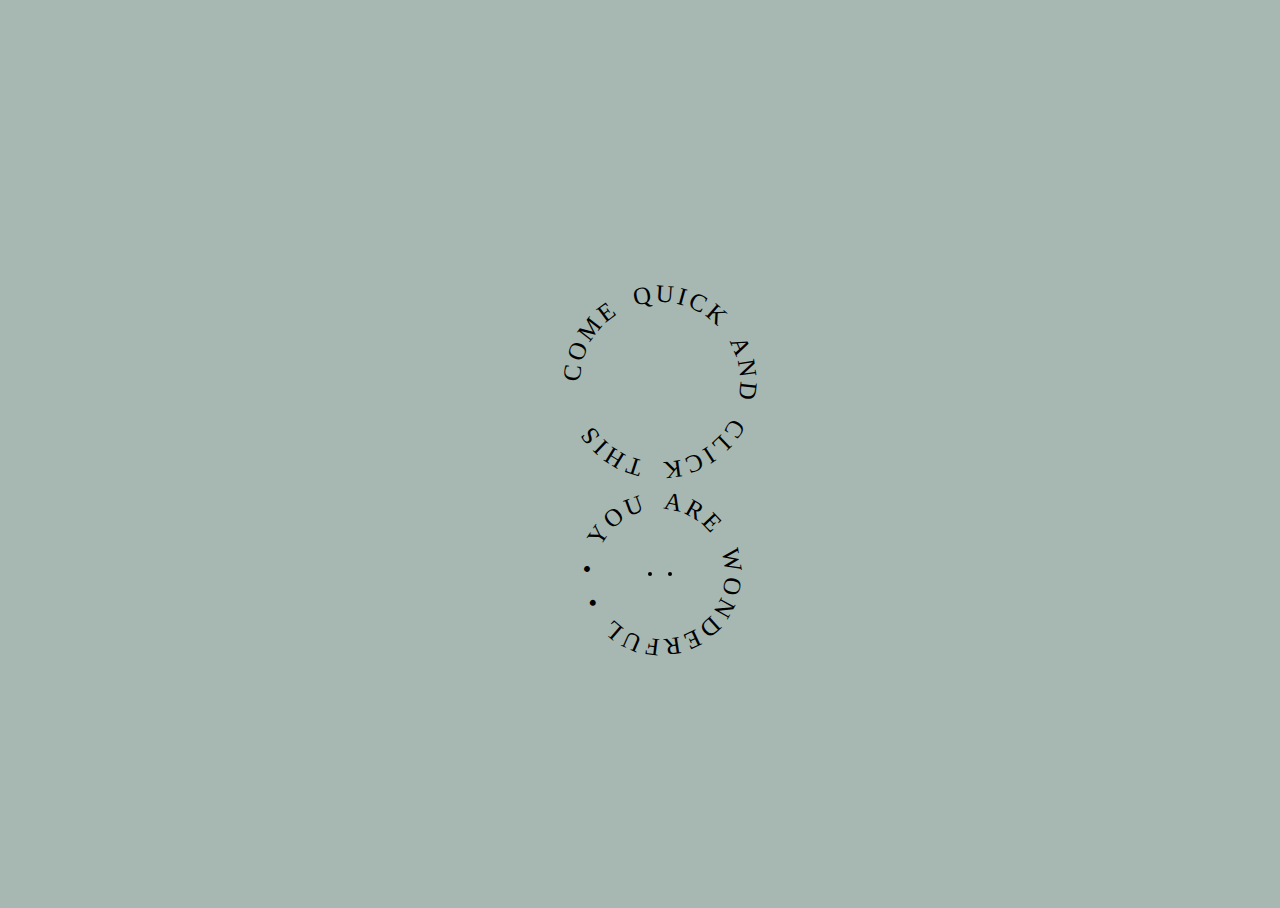
<file: button.HTML>
<!DOCTYPE html>
<html lang="en">
<head>
  <meta charset="UTF-8">
  <meta name="viewport" content="width=device-width, initial-scale=1.0">
  <title>Document</title>
  <link rel="stylesheet" href="button.css">
</head>
<body>
  <a href="#" class="link">
    <svg viewBox='0 0 200 200' width='200' height='200' xmlns='http://www.w3.org/2000/svg' class="link__svg" aria-labelledby="link1-title link1-desc">
      <title id="link1-title">Come quick and click this</title>
      <desc id="link1-desc">A rotating link with text placed around a circle with an arrow inside</desc>
  
      <path id="link-circle" class="link__path" d="M 20, 100 a 80,80 0 1,1 160,0 a 80,80 0 1,1 -160,0" stroke="none" fill="none" />
  
      <path class="link__arrow" d="M 75 100 L 125 100 L 110 85 M 125 100 L 110 115"  fill="none" />
  
      <text class="link__text">
        <textPath href="#link-circle" stroke="none">
          Come quick and click this
        </textPath>
      </text>
    </svg>
  </a>
  
  <a href="#" class="link link--alt">
    <svg viewBox='0 0 200 200' width='200' height='200' xmlns='http://www.w3.org/2000/svg' class="link__svg" aria-labelledby="link2-title link2-desc">
      <title id="link2-title">You are wonderful, now click this</title>
      <desc id="link2-desc">A rotating link with text placed around a circle, with a cloud/flower shape around it, and a smiley face inside</desc>
  
      <path id="link-circle-alt" class="link__path" d="M 35, 100 a 65,65 0 1,1 130,0 a 65,65 0 1,1 -130,0" stroke="none" fill="none" />
  
      <path class="link__cloud" d="M88.964,9.111C89.997,4.612 94.586,0.999 100,0.999C105.413,0.999 110.002,4.612 111.036,9.111C113.115,4.991 118.435,2.581 123.692,3.878C128.948,5.172 132.54,9.78 132.466,14.393C135.472,10.891 141.214,9.824 146.008,12.341C150.801,14.855 153.185,20.189 152.01,24.651C155.766,21.968 161.597,22.307 165.648,25.899C169.7,29.488 170.741,35.235 168.53,39.286C172.818,37.583 178.4,39.307 181.474,43.761C184.551,48.217 184.183,54.047 181.068,57.451C185.641,56.823 190.646,59.834 192.567,64.894C194.486,69.955 192.735,75.529 188.895,78.09C193.486,78.573 197.626,82.693 198.278,88.067C198.93,93.441 195.898,98.433 191.556,100C195.898,101.567 198.93,106.56 198.278,111.934C197.626,117.307 193.486,121.427 188.895,121.91C192.735,124.472 194.486,130.045 192.567,135.106C190.646,140.167 185.641,143.177 181.068,142.549C184.183,145.954 184.551,151.783 181.474,156.239C178.4,160.693 172.818,162.418 168.53,160.712C170.741,164.766 169.7,170.512 165.648,174.102C161.597,177.691 155.766,178.032 152.01,175.349C153.185,179.812 150.801,185.145 146.008,187.66C141.214,190.176 135.472,189.109 132.466,185.607C132.54,190.221 128.948,194.828 123.692,196.123C118.435,197.419 113.115,195.009 111.036,190.889C110.002,195.388 105.413,199.001 100,199.001C94.586,199.001 89.997,195.388 88.964,190.889C86.884,195.009 81.564,197.419 76.307,196.123C71.051,194.828 67.461,190.221 67.533,185.607C64.529,189.109 58.785,190.176 53.992,187.66C49.2,185.145 46.815,179.812 47.989,175.349C44.233,178.032 38.402,177.691 34.351,174.102C30.299,170.512 29.259,164.766 31.469,160.712C27.181,162.418 21.599,160.693 18.525,156.239C15.449,151.783 15.816,145.954 18.931,142.549C14.359,143.177 9.353,140.167 7.434,135.106C5.513,130.045 7.264,124.472 11.104,121.91C6.514,121.427 2.374,117.307 1.722,111.934C1.07,106.56 4.103,101.567 8.443,100C4.103,98.433 1.07,93.441 1.722,88.067C2.374,82.693 6.514,78.573 11.104,78.09C7.264,75.529 5.513,69.955 7.434,64.894C9.353,59.834 14.359,56.823 18.931,57.451C15.816,54.047 15.449,48.217 18.525,43.761C21.599,39.307 27.181,37.583 31.469,39.286C29.259,35.235 30.299,29.488 34.351,25.899C38.402,22.307 44.233,21.968 47.989,24.651C46.815,20.189 49.2,14.855 53.992,12.341C58.785,9.824 64.529,10.891 67.533,14.393C67.461,9.78 71.051,5.172 76.307,3.878C81.564,2.581 86.884,4.991 88.964,9.111Z" fill="none" />
  
      <g class="link__face">
        <path d='M 95 102 Q 100 107 105 102' fill="none" />
        <ellipse class='' cx='90' cy='100' rx='2' ry='2' stroke="none" />
        <ellipse class='' cx='110' cy='100' rx='2' ry='2' stroke="none" />
        <ellipse class='' cx='100' cy='100' rx='35' ry='35' fill="none" />
      </g>
  
      <text class="link__text">
        <textPath href="#link-circle-alt" stroke="none">
          • you are wonderful • now click this 
        </textPath>
      </text>
    </svg>
  </a>
</body>
</html>
</file>
<file: button.css>
html, body {
	height: 100%;
}

body {
	background: #A6B8B1;
	display: grid;
	place-content: center;
	grid-gap: 2rem;
}

.link {
	width: 10rem;
	height: 10rem;
	display: inline-block;
	font: 300 1.55rem/1.4 "Josefin Sans"; 
	text-transform: uppercase;
	letter-spacing: 0.1175em;
	word-spacing: 0.3em;
	text-decoration: none;

	&__svg {
		width: 100%;
		height: auto;
		transform-box: fill-box;
		fill: #2B3338;
		stroke: #2B3338;
		stroke-width: 0.05em;
		stroke-linecap: round;
		stroke-linejoin: round;
	}

	&__cloud {
		transform-origin: 50% 50%;
		animation: rotate normal infinite 3 * 20s linear;
		fill: rgba(255, 255, 255, 0.15);
	}

	&__face,
	&__arrow {
		transform-origin: 50% 50%;
		transition: transform 0.3s / 2 cubic-bezier(0.32, 0, 0.67, 0);

		.link:hover & {
			transform: scale(1.1);
			transition: transform 0.3s 0.4s;
		}
	}
	
	&__arrow {
		stroke-width: 0.075em;
	}

	&__text {
		animation: rotateReverse normal infinite 20s linear;
		transform-origin: 50% 50%;

		.link:hover & {
			animation-play-state: paused;
		}
	}

	&--alt {
		font-size: 1.15rem;
		letter-spacing: 0;
		word-spacing: 0;
	}
}

@keyframes rotate {
	to {
		transform: rotate(360deg);
	}
}

@keyframes rotateReverse {
	to {
		transform: rotate(-360deg);
	}
}
</file>
